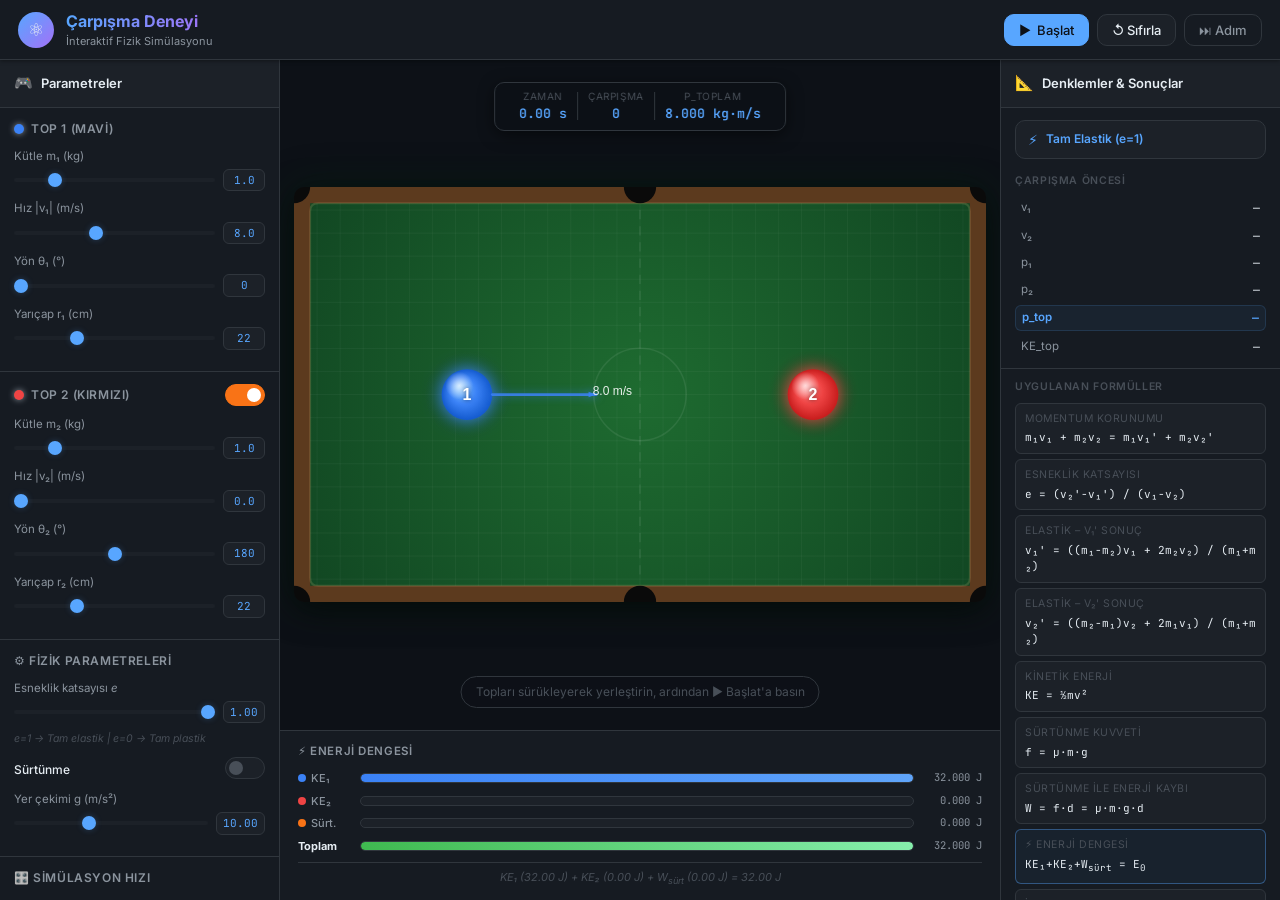
<file: Carpisma/index.html>
<!DOCTYPE html>
<html lang="tr">
<head>
  <meta charset="UTF-8" />
  <meta name="viewport" content="width=device-width, initial-scale=1.0" />
  <title>Çarpışma Deneyi – Fizik Simülasyonu</title>
  <meta name="description" content="Bilardo masası tarzı interaktif çarpışma fizik simülasyonu. Momentum, enerji korunumu ve sürtünme denklemlerini gerçek zamanlı gözlemleyin." />
  <link rel="preconnect" href="https://fonts.googleapis.com" />
  <link rel="preconnect" href="https://fonts.gstatic.com" crossorigin />
  <link href="https://fonts.googleapis.com/css2?family=Inter:wght@300;400;500;600;700&family=JetBrains+Mono:wght@400;500&display=swap" rel="stylesheet" />
  <link rel="stylesheet" href="style.css" />
</head>
<body>

  <!-- Header -->
  <header class="app-header">
    <div class="header-left">
      <div class="logo-icon">⚛</div>
      <div>
        <h1 class="app-title">Çarpışma Deneyi</h1>
        <p class="app-subtitle">İnteraktif Fizik Simülasyonu</p>
      </div>
    </div>
    <div class="header-controls">
      <button id="btn-run" class="btn btn-primary" title="Simülasyonu başlat / durdur">
        <span id="run-icon">▶</span>
        <span id="run-label">Başlat</span>
      </button>
      <button id="btn-reset" class="btn btn-secondary" title="Sıfırla">↺ Sıfırla</button>
      <button id="btn-step" class="btn btn-ghost" title="Tek adım">⏭ Adım</button>
    </div>
  </header>

  <!-- Main layout -->
  <main class="main-layout">

    <!-- Left panel: controls -->
    <aside class="panel panel-left" id="control-panel">
      <div class="panel-header">
        <span class="panel-icon">🎮</span>
        <span>Parametreler</span>
      </div>

      <!-- Ball 1 -->
      <section class="control-section">
        <div class="section-title">
          <div class="ball-dot" style="background:var(--ball1-color)"></div>
          Top 1 (Mavi)
        </div>
        <div class="control-row">
          <label for="m1">Kütle m₁ (kg)</label>
          <div class="slider-wrap">
            <input type="range" id="m1" min="0.1" max="5" step="0.1" value="1" />
            <span class="val-badge" id="m1-val">1.0</span>
          </div>
        </div>
        <div class="control-row">
          <label for="v1">Hız |v₁| (m/s)</label>
          <div class="slider-wrap">
            <input type="range" id="v1" min="0" max="20" step="0.5" value="8" />
            <span class="val-badge" id="v1-val">8.0</span>
          </div>
        </div>
        <div class="control-row">
          <label for="a1">Yön θ₁ (°)</label>
          <div class="slider-wrap">
            <input type="range" id="a1" min="0" max="360" step="1" value="0" />
            <span class="val-badge" id="a1-val">0</span>
          </div>
        </div>
        <div class="control-row">
          <label for="r1">Yarıçap r₁ (cm)</label>
          <div class="slider-wrap">
            <input type="range" id="r1" min="10" max="50" step="1" value="22" />
            <span class="val-badge" id="r1-val">22</span>
          </div>
        </div>
      </section>

      <!-- Ball 2 -->
      <section class="control-section">
        <div class="section-title">
          <div class="ball-dot" style="background:var(--ball2-color)"></div>
          Top 2 (Kırmızı)
          <label class="toggle" style="margin-left:auto" title="Top 2'yi etkinleştir/devre dışı bırak">
            <input type="checkbox" id="ball2-toggle" checked />
            <span class="toggle-track"><span class="toggle-thumb"></span></span>
          </label>
        </div>
        <div id="ball2-controls">
        <div class="control-row">
          <label for="m2">Kütle m₂ (kg)</label>
          <div class="slider-wrap">
            <input type="range" id="m2" min="0.1" max="5" step="0.1" value="1" />
            <span class="val-badge" id="m2-val">1.0</span>
          </div>
        </div>
        <div class="control-row">
          <label for="v2">Hız |v₂| (m/s)</label>
          <div class="slider-wrap">
            <input type="range" id="v2" min="0" max="20" step="0.5" value="0" />
            <span class="val-badge" id="v2-val">0.0</span>
          </div>
        </div>
        <div class="control-row">
          <label for="a2">Yön θ₂ (°)</label>
          <div class="slider-wrap">
            <input type="range" id="a2" min="0" max="360" step="1" value="180" />
            <span class="val-badge" id="a2-val">180</span>
          </div>
        </div>
        <div class="control-row">
          <label for="r2">Yarıçap r₂ (cm)</label>
          <div class="slider-wrap">
            <input type="range" id="r2" min="10" max="50" step="1" value="22" />
            <span class="val-badge" id="r2-val">22</span>
          </div>
        </div>
        </div><!-- /#ball2-controls -->
      </section>

      <!-- Physics params -->
      <section class="control-section">
        <div class="section-title">⚙️ Fizik Parametreleri</div>
        <div class="control-row">
          <label for="coeff-rest">Esneklik katsayısı <em>e</em></label>
          <div class="slider-wrap">
            <input type="range" id="coeff-rest" min="0" max="1" step="0.01" value="1" />
            <span class="val-badge" id="cr-val">1.00</span>
          </div>
        </div>
        <div class="control-row info-row">
          <span class="info-text">e=1 → Tam elastik | e=0 → Tam plastik</span>
        </div>

        <!-- Friction toggle -->
        <div class="control-row toggle-row">
          <label for="friction-toggle">Sürtünme</label>
          <label class="toggle">
            <input type="checkbox" id="friction-toggle" />
            <span class="toggle-track"><span class="toggle-thumb"></span></span>
          </label>
        </div>
        <div id="friction-controls" class="friction-hidden">
          <div class="control-row">
            <label for="mu">Sürtünme katsayısı μ</label>
            <div class="slider-wrap">
              <input type="range" id="mu" min="0.01" max="1" step="0.01" value="0.2" />
              <span class="val-badge" id="mu-val">0.20</span>
            </div>
          </div>
        </div>

        <div class="control-row">
          <label for="gravity">Yer çekimi g (m/s²)</label>
          <div class="slider-wrap">
            <input type="range" id="gravity" min="1" max="25" step="0.5" value="9.81" />
            <span class="val-badge" id="g-val">9.81</span>
          </div>
        </div>
      </section>

      <!-- Speed control -->
      <section class="control-section">
        <div class="section-title">🎛️ Simülasyon Hızı</div>
        <div class="control-row">
          <label for="sim-speed">Hız çarpanı</label>
          <div class="slider-wrap">
            <input type="range" id="sim-speed" min="0.1" max="3" step="0.1" value="1" />
            <span class="val-badge" id="speed-val">1.0×</span>
          </div>
        </div>
      </section>
    </aside>

    <!-- Center: canvas -->
    <section class="canvas-area">
      <div class="canvas-wrapper" id="canvas-wrapper">
        <canvas id="sim-canvas"></canvas>

        <!-- Overlay HUD -->
        <div class="hud" id="hud">
          <div class="hud-item">
            <span class="hud-label">Zaman</span>
            <span class="hud-val mono" id="hud-time">0.00 s</span>
          </div>
          <div class="hud-sep"></div>
          <div class="hud-item">
            <span class="hud-label">Çarpışma</span>
            <span class="hud-val mono" id="hud-coll">—</span>
          </div>
          <div class="hud-sep"></div>
          <div class="hud-item">
            <span class="hud-label">p_toplam</span>
            <span class="hud-val mono" id="hud-ptot">0.00</span>
          </div>
        </div>

        <!-- Canvas instruction overlay -->
        <div class="canvas-hint" id="canvas-hint">
          Topları sürükleyerek yerleştirin, ardından ▶ Başlat'a basın
        </div>
      </div>

      <!-- Energy bar section -->
      <div class="energy-section">
        <div class="energy-title">⚡ Enerji Dengesi</div>
        <div class="energy-bars">
          <div class="ebar-group">
            <div class="ebar-label">
              <div class="ebar-dot" style="background:var(--ball1-color)"></div>
              KE₁
            </div>
            <div class="ebar-track">
              <div class="ebar-fill e-ball1" id="ebar-ke1"></div>
            </div>
            <span class="ebar-val mono" id="eval-ke1">0.00 J</span>
          </div>
          <div class="ebar-group">
            <div class="ebar-label">
              <div class="ebar-dot" style="background:var(--ball2-color)"></div>
              KE₂
            </div>
            <div class="ebar-track">
              <div class="ebar-fill e-ball2" id="ebar-ke2"></div>
            </div>
            <span class="ebar-val mono" id="eval-ke2">0.00 J</span>
          </div>
          <div class="ebar-group">
            <div class="ebar-label">
              <div class="ebar-dot" style="background:var(--friction-color)"></div>
              Sürt.
            </div>
            <div class="ebar-track">
              <div class="ebar-fill e-friction" id="ebar-fr"></div>
            </div>
            <span class="ebar-val mono" id="eval-fr">0.00 J</span>
          </div>
          <div class="ebar-group ebar-total">
            <div class="ebar-label">Toplam</div>
            <div class="ebar-track">
              <div class="ebar-fill e-total" id="ebar-tot"></div>
            </div>
            <span class="ebar-val mono" id="eval-tot">0.00 J</span>
          </div>
        </div>
        <div class="energy-equation" id="energy-eq">
          KE₁ + KE₂ + W<sub>sürt</sub> = E<sub>toplam</sub>
        </div>
      </div>
    </section>

    <!-- Right panel: equations -->
    <aside class="panel panel-right" id="equations-panel">
      <div class="panel-header">
        <span class="panel-icon">📐</span>
        <span>Denklemler & Sonuçlar</span>
      </div>

      <!-- Collision type indicator -->
      <div class="collision-type-badge" id="coll-type-badge">
        <span class="ct-icon">⚡</span>
        <span id="ct-text">Tam Elastik (e=1)</span>
      </div>

      <!-- Pre-collision state -->
      <div class="eq-section">
        <div class="eq-section-title">Çarpışma Öncesi</div>
        <div class="eq-table">
          <div class="eq-row">
            <span class="eq-sym">v₁</span>
            <span class="eq-val mono" id="eq-v1-pre">—</span>
          </div>
          <div class="eq-row">
            <span class="eq-sym">v₂</span>
            <span class="eq-val mono" id="eq-v2-pre">—</span>
          </div>
          <div class="eq-row">
            <span class="eq-sym">p₁</span>
            <span class="eq-val mono" id="eq-p1-pre">—</span>
          </div>
          <div class="eq-row">
            <span class="eq-sym">p₂</span>
            <span class="eq-val mono" id="eq-p2-pre">—</span>
          </div>
          <div class="eq-row highlight-row">
            <span class="eq-sym">p_top</span>
            <span class="eq-val mono" id="eq-ptot-pre">—</span>
          </div>
          <div class="eq-row">
            <span class="eq-sym">KE_top</span>
            <span class="eq-val mono" id="eq-ketot-pre">—</span>
          </div>
        </div>
      </div>

      <!-- Formulas -->
      <div class="eq-section">
        <div class="eq-section-title">Uygulanan Formüller</div>
        <div class="formula-card">
          <div class="formula-name">Momentum Korunumu</div>
          <div class="formula-expr mono">m₁v₁ + m₂v₂ = m₁v₁' + m₂v₂'</div>
        </div>
        <div class="formula-card">
          <div class="formula-name">Esneklik Katsayısı</div>
          <div class="formula-expr mono">e = (v₂'−v₁') / (v₁−v₂)</div>
        </div>
        <div class="formula-card" id="fc-elastic">
          <div class="formula-name">Elastik – v₁' sonuç</div>
          <div class="formula-expr mono">v₁' = ((m₁−m₂)v₁ + 2m₂v₂) / (m₁+m₂)</div>
        </div>
        <div class="formula-card" id="fc-elastic2">
          <div class="formula-name">Elastik – v₂' sonuç</div>
          <div class="formula-expr mono">v₂' = ((m₂−m₁)v₂ + 2m₁v₁) / (m₁+m₂)</div>
        </div>
        <div class="formula-card">
          <div class="formula-name">Kinetik Enerji</div>
          <div class="formula-expr mono">KE = ½mv²</div>
        </div>
        <div class="formula-card">
          <div class="formula-name">Sürtünme Kuvveti</div>
          <div class="formula-expr mono">f = μ·m·g</div>
        </div>
        <div class="formula-card">
          <div class="formula-name">Sürtünme ile Enerji Kaybı</div>
          <div class="formula-expr mono">W = f·d = μ·m·g·d</div>
        </div>
        <div class="formula-card highlight-formula">
          <div class="formula-name">⚡ Enerji Dengesi</div>
          <div class="formula-expr mono">KE₁+KE₂+W<sub>sürt</sub> = E<sub>0</sub></div>
        </div>
        <div class="formula-card">
          <div class="formula-name">İmpuls</div>
          <div class="formula-expr mono">J = F·Δt = Δp</div>
        </div>
      </div>

      <!-- Post-collision state -->
      <div class="eq-section">
        <div class="eq-section-title">Çarpışma Sonrası</div>
        <div class="eq-table">
          <div class="eq-row">
            <span class="eq-sym">v₁'</span>
            <span class="eq-val mono" id="eq-v1-post">—</span>
          </div>
          <div class="eq-row">
            <span class="eq-sym">v₂'</span>
            <span class="eq-val mono" id="eq-v2-post">—</span>
          </div>
          <div class="eq-row">
            <span class="eq-sym">p₁'</span>
            <span class="eq-val mono" id="eq-p1-post">—</span>
          </div>
          <div class="eq-row">
            <span class="eq-sym">p₂'</span>
            <span class="eq-val mono" id="eq-p2-post">—</span>
          </div>
          <div class="eq-row highlight-row">
            <span class="eq-sym">p_top'</span>
            <span class="eq-val mono" id="eq-ptot-post">—</span>
          </div>
          <div class="eq-row">
            <span class="eq-sym">KE_top'</span>
            <span class="eq-val mono" id="eq-ketot-post">—</span>
          </div>
          <div class="eq-row energy-loss-row" id="energy-loss-row">
            <span class="eq-sym">ΔKE</span>
            <span class="eq-val mono" id="eq-delta-ke">—</span>
          </div>
          <div class="eq-row" id="impulse-row">
            <span class="eq-sym">J</span>
            <span class="eq-val mono" id="eq-impulse">—</span>
          </div>
        </div>
      </div>

      <!-- Real-time velocities -->
      <div class="eq-section">
        <div class="eq-section-title">Anlık Değerler</div>
        <div class="eq-table">
          <div class="eq-row">
            <span class="eq-sym">v₁ (şu an)</span>
            <span class="eq-val mono" id="rt-v1">—</span>
          </div>
          <div class="eq-row">
            <span class="eq-sym">v₂ (şu an)</span>
            <span class="eq-val mono" id="rt-v2">—</span>
          </div>
          <div class="eq-row">
            <span class="eq-sym">KE toplam</span>
            <span class="eq-val mono" id="rt-ketot">—</span>
          </div>
          <div class="eq-row">
            <span class="eq-sym">W sürtünme</span>
            <span class="eq-val mono" id="rt-wfric">—</span>
          </div>
        </div>
      </div>
    </aside>

  </main>

  <script src="simulation.js"></script>
</body>
</html>
</file>
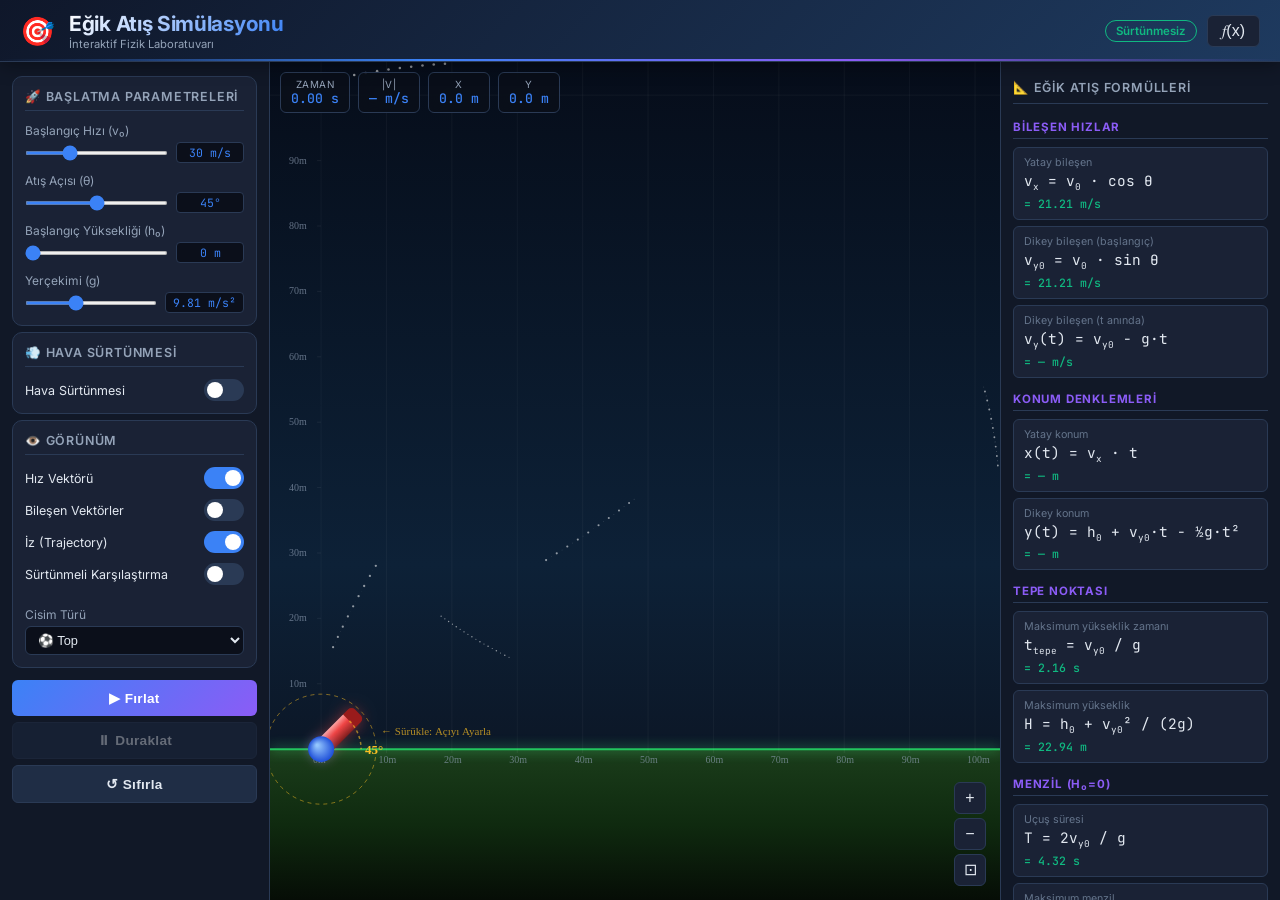
<file: egik_atis/index.html>
<!DOCTYPE html>
<html lang="tr">
<head>
  <meta charset="UTF-8" />
  <meta name="viewport" content="width=device-width, initial-scale=1.0" />
  <title>Eğik Atış Simülasyonu</title>
  <meta name="description" content="Hava sürtünmesi ve vektör gösterimi ile interaktif eğik atış simülasyonu. Fizik öğrencileri için kapsamlı eğitim aracı." />
  <link rel="preconnect" href="https://fonts.googleapis.com" />
  <link rel="preconnect" href="https://fonts.gstatic.com" crossorigin />
  <link href="https://fonts.googleapis.com/css2?family=Inter:wght@300;400;500;600;700&family=JetBrains+Mono:wght@400;500&display=swap" rel="stylesheet" />
  <link rel="stylesheet" href="style.css" />
</head>
<body>
  <div id="app">

    <!-- ── HEADER ── -->
    <header id="main-header">
      <div class="header-left">
        <div class="logo-icon">🎯</div>
        <div>
          <h1 id="app-title">Eğik Atış Simülasyonu</h1>
          <p class="subtitle">İnteraktif Fizik Laboratuvarı</p>
        </div>
      </div>
      <div class="header-right">
        <div class="badge" id="mode-badge">Sürtünmesiz</div>
        <button id="btn-formula-toggle" class="icon-btn" title="Formüller">𝑓(x)</button>
      </div>
    </header>

    <!-- ── MAIN LAYOUT ── -->
    <div id="main-layout">

      <!-- ══ LEFT PANEL – Controls ══ -->
      <aside id="left-panel">

        <section class="panel-section">
          <h2 class="section-title">🚀 Başlatma Parametreleri</h2>

          <div class="control-group">
            <label for="input-velocity">Başlangıç Hızı (v₀)</label>
            <div class="slider-row">
              <input type="range" id="input-velocity" min="1" max="100" value="30" step="1" />
              <span class="value-badge" id="val-velocity">30 m/s</span>
            </div>
          </div>

          <div class="control-group">
            <label for="input-angle">Atış Açısı (θ)</label>
            <div class="slider-row">
              <input type="range" id="input-angle" min="1" max="89" value="45" step="1" />
              <span class="value-badge" id="val-angle">45°</span>
            </div>
          </div>

          <div class="control-group">
            <label for="input-height">Başlangıç Yüksekliği (h₀)</label>
            <div class="slider-row">
              <input type="range" id="input-height" min="0" max="100" value="0" step="1" />
              <span class="value-badge" id="val-height">0 m</span>
            </div>
          </div>

          <div class="control-group">
            <label for="input-gravity">Yerçekimi (g)</label>
            <div class="slider-row">
              <input type="range" id="input-gravity" min="1" max="25" value="9.81" step="0.01" />
              <span class="value-badge" id="val-gravity">9.81 m/s²</span>
            </div>
          </div>
        </section>

        <section class="panel-section">
          <h2 class="section-title">💨 Hava Sürtünmesi</h2>

          <div class="toggle-row">
            <label class="toggle-label" for="cb-drag">Hava Sürtünmesi</label>
            <label class="switch">
              <input type="checkbox" id="cb-drag" />
              <span class="slider-toggle"></span>
            </label>
          </div>

          <div id="drag-options" class="drag-options hidden">
            <div class="control-group">
              <label for="input-mass">Kütle (m)</label>
              <div class="slider-row">
                <input type="range" id="input-mass" min="0.1" max="10" value="1" step="0.1" />
                <span class="value-badge" id="val-mass">1.0 kg</span>
              </div>
            </div>
            <div class="control-group">
              <label for="input-drag">Sürtünme Katsayısı (C_D)</label>
              <div class="slider-row">
                <input type="range" id="input-drag" min="0.01" max="1" value="0.47" step="0.01" />
                <span class="value-badge" id="val-drag">0.47</span>
              </div>
            </div>
            <div class="control-group">
              <label for="input-area">Kesit Alanı (A)</label>
              <div class="slider-row">
                <input type="range" id="input-area" min="0.001" max="0.5" value="0.02" step="0.001" />
                <span class="value-badge" id="val-area">0.020 m²</span>
              </div>
            </div>
            <p class="note">ρ(hava) = 1.225 kg/m³</p>
          </div>
        </section>

        <section class="panel-section">
          <h2 class="section-title">👁️ Görünüm</h2>
          <div class="toggle-row">
            <label class="toggle-label">Hız Vektörü</label>
            <label class="switch"><input type="checkbox" id="cb-velocity-vec" checked /><span class="slider-toggle"></span></label>
          </div>
          <div class="toggle-row">
            <label class="toggle-label">Bileşen Vektörler</label>
            <label class="switch"><input type="checkbox" id="cb-component-vec" /><span class="slider-toggle"></span></label>
          </div>
          <div class="toggle-row">
            <label class="toggle-label">İz (Trajectory)</label>
            <label class="switch"><input type="checkbox" id="cb-trail" checked /><span class="slider-toggle"></span></label>
          </div>
          <div class="toggle-row">
            <label class="toggle-label">Sürtünmeli Karşılaştırma</label>
            <label class="switch"><input type="checkbox" id="cb-compare" /><span class="slider-toggle"></span></label>
          </div>

          <div class="control-group" style="margin-top:12px;">
            <label for="input-projectile">Cisim Türü</label>
            <select id="input-projectile">
              <option value="ball">⚽ Top</option>
              <option value="cannon">💣 Gülle</option>
              <option value="arrow">🏹 Ok</option>
              <option value="rocket">🚀 Roket</option>
            </select>
          </div>
        </section>

        <div class="btn-group">
          <button id="btn-launch" class="btn-primary" title="Fırlat (Space)">▶ Fırlat</button>
          <button id="btn-pause" class="btn-secondary" title="Durdur (P)" disabled>⏸ Duraklat</button>
          <button id="btn-reset" class="btn-secondary" title="Sıfırla (R)">↺ Sıfırla</button>
        </div>

      </aside>

      <!-- ══ CANVAS AREA ══ -->
      <main id="canvas-wrapper">
        <canvas id="sim-canvas"></canvas>

        <!-- Live stats overlay -->
        <div id="stats-overlay">
          <div class="stat-item">
            <span class="stat-label">Zaman</span>
            <span class="stat-value" id="stat-time">0.00 s</span>
          </div>
          <div class="stat-item">
            <span class="stat-label">|v|</span>
            <span class="stat-value" id="stat-speed">— m/s</span>
          </div>
          <div class="stat-item">
            <span class="stat-label">x</span>
            <span class="stat-value" id="stat-x">0.0 m</span>
          </div>
          <div class="stat-item">
            <span class="stat-label">y</span>
            <span class="stat-value" id="stat-y">0.0 m</span>
          </div>
        </div>

        <!-- Results banner -->
        <div id="results-banner" class="hidden">
          <div class="result-grid">
            <div class="result-item">
              <span class="r-label">🏁 Menzil</span>
              <span class="r-value" id="res-range">—</span>
            </div>
            <div class="result-item">
              <span class="r-label">⬆ Maks. Yükseklik</span>
              <span class="r-value" id="res-height">—</span>
            </div>
            <div class="result-item">
              <span class="r-label">⏱ Uçuş Süresi</span>
              <span class="r-value" id="res-time">—</span>
            </div>
          </div>
        </div>

        <!-- Zoom controls -->
        <div id="zoom-controls">
          <button id="btn-zoom-in" class="zoom-btn" title="Yakınlaştır">+</button>
          <button id="btn-zoom-out" class="zoom-btn" title="Uzaklaştır">−</button>
          <button id="btn-zoom-fit" class="zoom-btn" title="Sığdır">⊡</button>
        </div>
      </main>

      <!-- ══ RIGHT PANEL – Formulas ══ -->
      <aside id="formula-panel">
        <h2 class="section-title formula-header">📐 Eğik Atış Formülleri</h2>

        <div class="formula-block">
          <h3 class="formula-category">Bileşen Hızlar</h3>
          <div class="formula-card">
            <div class="formula-name">Yatay bileşen</div>
            <div class="formula-expr">v<sub>x</sub> = v<sub>0</sub> · cos θ</div>
            <div class="formula-live" id="live-vx">= — m/s</div>
          </div>
          <div class="formula-card">
            <div class="formula-name">Dikey bileşen (başlangıç)</div>
            <div class="formula-expr">v<sub>y0</sub> = v<sub>0</sub> · sin θ</div>
            <div class="formula-live" id="live-vy0">= — m/s</div>
          </div>
          <div class="formula-card">
            <div class="formula-name">Dikey bileşen (t anında)</div>
            <div class="formula-expr">v<sub>y</sub>(t) = v<sub>y0</sub> − g·t</div>
            <div class="formula-live" id="live-vy">= — m/s</div>
          </div>
        </div>

        <div class="formula-block">
          <h3 class="formula-category">Konum Denklemleri</h3>
          <div class="formula-card">
            <div class="formula-name">Yatay konum</div>
            <div class="formula-expr">x(t) = v<sub>x</sub> · t</div>
            <div class="formula-live" id="live-x">= — m</div>
          </div>
          <div class="formula-card">
            <div class="formula-name">Dikey konum</div>
            <div class="formula-expr">y(t) = h<sub>0</sub> + v<sub>y0</sub>·t − ½g·t²</div>
            <div class="formula-live" id="live-y">= — m</div>
          </div>
        </div>

        <div class="formula-block">
          <h3 class="formula-category">Tepe Noktası</h3>
          <div class="formula-card">
            <div class="formula-name">Maksimum yükseklik zamanı</div>
            <div class="formula-expr">t<sub>tepe</sub> = v<sub>y0</sub> / g</div>
            <div class="formula-live" id="live-t-peak">= — s</div>
          </div>
          <div class="formula-card">
            <div class="formula-name">Maksimum yükseklik</div>
            <div class="formula-expr">H = h<sub>0</sub> + v<sub>y0</sub>² / (2g)</div>
            <div class="formula-live" id="live-h-max">= — m</div>
          </div>
        </div>

        <div class="formula-block">
          <h3 class="formula-category">Menzil (h₀=0)</h3>
          <div class="formula-card">
            <div class="formula-name">Uçuş süresi</div>
            <div class="formula-expr">T = 2v<sub>y0</sub> / g</div>
            <div class="formula-live" id="live-T">= — s</div>
          </div>
          <div class="formula-card">
            <div class="formula-name">Maksimum menzil</div>
            <div class="formula-expr">R = v<sub>0</sub>²·sin(2θ) / g</div>
            <div class="formula-live" id="live-R">= — m</div>
          </div>
        </div>

        <div class="formula-block" id="drag-formula-section">
          <h3 class="formula-category">💨 Hava Sürtünmesi</h3>
          <div class="formula-card accent-card">
            <div class="formula-name">Sürtünme kuvveti</div>
            <div class="formula-expr">F<sub>d</sub> = ½ · ρ · C<sub>D</sub> · A · v²</div>
          </div>
          <div class="formula-card accent-card">
            <div class="formula-name">x yönü ivmesi</div>
            <div class="formula-expr">a<sub>x</sub> = −(F<sub>d</sub>/m) · (v<sub>x</sub>/v)</div>
          </div>
          <div class="formula-card accent-card">
            <div class="formula-name">y yönü ivmesi</div>
            <div class="formula-expr">a<sub>y</sub> = −g − (F<sub>d</sub>/m) · (v<sub>y</sub>/v)</div>
          </div>
          <div class="formula-card accent-card">
            <div class="formula-name">Toplam hız</div>
            <div class="formula-expr">v = √(v<sub>x</sub>² + v<sub>y</sub>²)</div>
          </div>
          <div class="formula-live drag-note" id="live-fd">F<sub>d</sub> = — N</div>
        </div>

      </aside>

    </div><!-- /main-layout -->
  </div><!-- /app -->

  <script src="simulation.js"></script>
</body>
</html>
</file>
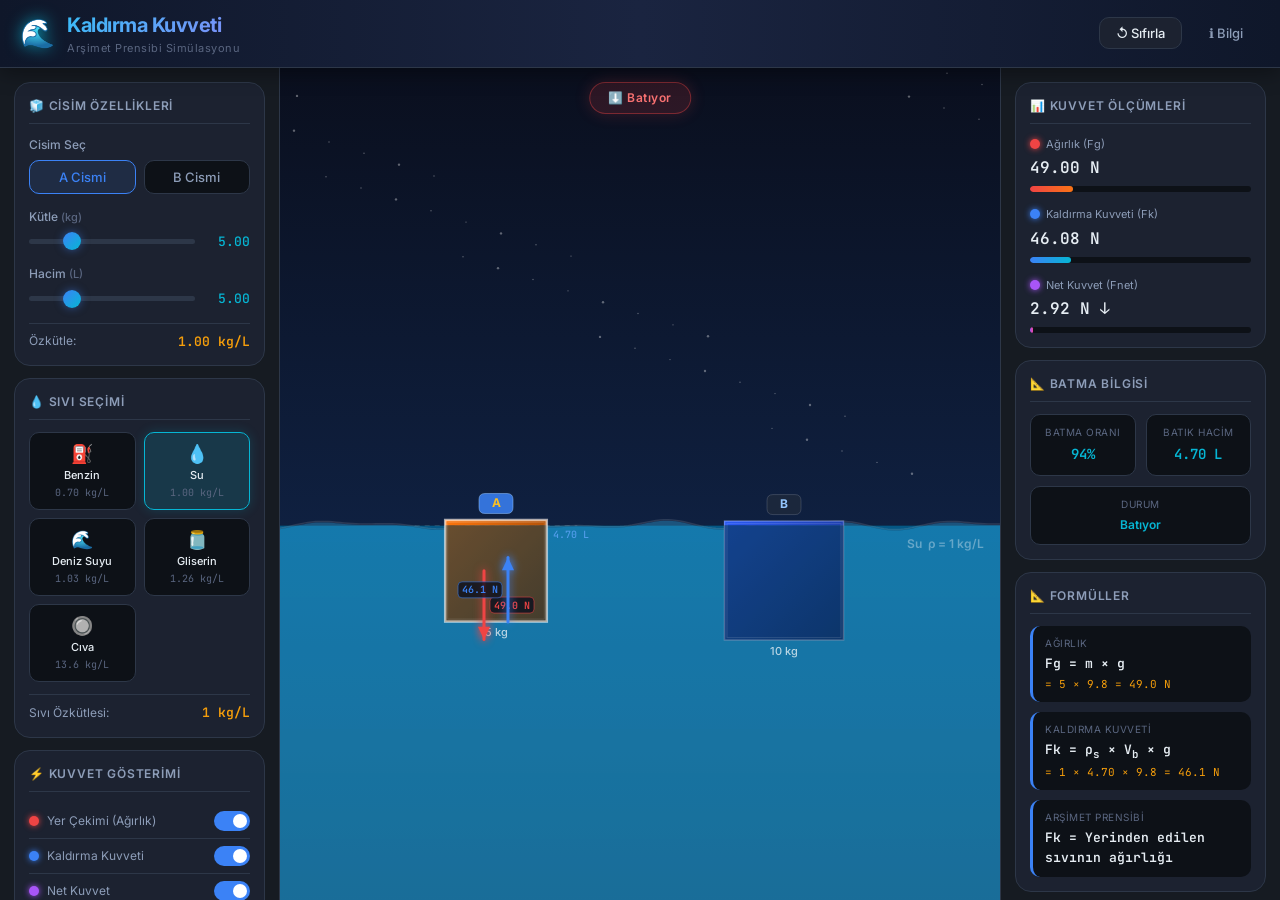
<file: kaldirma_kuvveti/index.html>
<!DOCTYPE html>
<html lang="tr">
<head>
  <meta charset="UTF-8" />
  <meta name="viewport" content="width=device-width, initial-scale=1.0" />
  <title>Kaldırma Kuvveti Simülasyonu</title>
  <meta name="description" content="İnteraktif kaldırma kuvveti (Arşimet prensibi) simülasyonu - sıvı içinde cisimlere etki eden kuvvetleri keşfedin." />
  <link rel="preconnect" href="https://fonts.googleapis.com" />
  <link href="https://fonts.googleapis.com/css2?family=Inter:wght@300;400;500;600;700&family=JetBrains+Mono:wght@400;500&display=swap" rel="stylesheet" />
  <link rel="stylesheet" href="style.css" />
</head>
<body>
  <div id="app">
    <!-- Header -->
    <header id="top-bar">
      <div id="title-area">
        <span class="title-icon">🌊</span>
        <div>
          <h1>Kaldırma Kuvveti</h1>
          <p class="subtitle">Arşimet Prensibi Simülasyonu</p>
        </div>
      </div>
      <div id="header-controls">
        <button id="reset-btn" class="btn btn-secondary">↺ Sıfırla</button>
        <button id="info-btn" class="btn btn-ghost">ℹ Bilgi</button>
      </div>
    </header>

    <!-- Main Layout -->
    <main id="main-layout">
      <!-- Left Panel: Controls -->
      <aside id="left-panel">
        <!-- Block Properties -->
        <section class="panel-card" id="block-props-card">
          <h2 class="panel-title">🧊 Cisim Özellikleri</h2>

          <div class="control-group">
            <label for="block-select">Cisim Seç</label>
            <div class="block-selector">
              <button class="block-btn active" data-block="A" id="btn-block-a">A Cismi</button>
              <button class="block-btn" data-block="B" id="btn-block-b">B Cismi</button>
            </div>
          </div>

          <div class="control-group">
            <label>Kütle <span class="unit">(kg)</span></label>
            <div class="slider-row">
              <input type="range" id="mass-slider" min="0.5" max="20" step="0.5" value="5" />
              <span class="value-display" id="mass-value">5.00</span>
            </div>
          </div>

          <div class="control-group">
            <label>Hacim <span class="unit">(L)</span></label>
            <div class="slider-row">
              <input type="range" id="volume-slider" min="0.5" max="20" step="0.5" value="5" />
              <span class="value-display" id="volume-value">5.00</span>
            </div>
          </div>

          <div class="info-row">
            <span>Özkütle:</span>
            <span class="highlight-value" id="density-display">1.00 kg/L</span>
          </div>
        </section>

        <!-- Liquid Properties -->
        <section class="panel-card" id="liquid-card">
          <h2 class="panel-title">💧 Sıvı Seçimi</h2>
          <div class="liquid-grid" id="liquid-grid">
            <button class="liquid-btn" data-liquid="gasoline" id="btn-gasoline">
              <span class="liq-icon">⛽</span>
              <span class="liq-name">Benzin</span>
              <span class="liq-density">0.70 kg/L</span>
            </button>
            <button class="liquid-btn active" data-liquid="water" id="btn-water">
              <span class="liq-icon">💧</span>
              <span class="liq-name">Su</span>
              <span class="liq-density">1.00 kg/L</span>
            </button>
            <button class="liquid-btn" data-liquid="seawater" id="btn-seawater">
              <span class="liq-icon">🌊</span>
              <span class="liq-name">Deniz Suyu</span>
              <span class="liq-density">1.03 kg/L</span>
            </button>
            <button class="liquid-btn" data-liquid="glycerin" id="btn-glycerin">
              <span class="liq-icon">🫙</span>
              <span class="liq-name">Gliserin</span>
              <span class="liq-density">1.26 kg/L</span>
            </button>
            <button class="liquid-btn" data-liquid="mercury" id="btn-mercury">
              <span class="liq-icon">🔘</span>
              <span class="liq-name">Cıva</span>
              <span class="liq-density">13.6 kg/L</span>
            </button>
          </div>
          <div class="info-row">
            <span>Sıvı Özkütlesi:</span>
            <span class="highlight-value" id="liquid-density-display">1.00 kg/L</span>
          </div>
        </section>

        <!-- Force Display Toggle -->
        <section class="panel-card" id="forces-card">
          <h2 class="panel-title">⚡ Kuvvet Gösterimi</h2>
          <label class="toggle-row" for="show-gravity">
            <span class="toggle-label">
              <span class="force-dot gravity"></span>
              Yer Çekimi (Ağırlık)
            </span>
            <input type="checkbox" id="show-gravity" checked />
            <span class="toggle-switch"></span>
          </label>
          <label class="toggle-row" for="show-buoyancy">
            <span class="toggle-label">
              <span class="force-dot buoyancy"></span>
              Kaldırma Kuvveti
            </span>
            <input type="checkbox" id="show-buoyancy" checked />
            <span class="toggle-switch"></span>
          </label>
          <label class="toggle-row" for="show-net">
            <span class="toggle-label">
              <span class="force-dot net"></span>
              Net Kuvvet
            </span>
            <input type="checkbox" id="show-net" checked />
            <span class="toggle-switch"></span>
          </label>
          <label class="toggle-row" for="show-values">
            <span class="toggle-label">
              <span class="force-dot values"></span>
              Değerleri Göster
            </span>
            <input type="checkbox" id="show-values" checked />
            <span class="toggle-switch"></span>
          </label>
        </section>
      </aside>

      <!-- Center: Simulation Canvas -->
      <div id="sim-area">
        <canvas id="sim-canvas"></canvas>
        <div id="canvas-overlay">
          <div id="status-badge" class="status-badge floating"></div>
        </div>
      </div>

      <!-- Right Panel: Measurements -->
      <aside id="right-panel">
        <!-- Force Readings -->
        <section class="panel-card" id="force-readings">
          <h2 class="panel-title">📊 Kuvvet Ölçümleri</h2>
          <div class="force-meter" id="weight-meter">
            <div class="meter-label">
              <span class="force-dot gravity"></span>
              Ağırlık (Fg)
            </div>
            <div class="meter-value" id="weight-value">0.00 N</div>
            <div class="meter-bar-wrap">
              <div class="meter-bar gravity-bar" id="weight-bar" style="width:0%"></div>
            </div>
          </div>
          <div class="force-meter" id="buoyancy-meter">
            <div class="meter-label">
              <span class="force-dot buoyancy"></span>
              Kaldırma Kuvveti (Fk)
            </div>
            <div class="meter-value" id="buoyancy-value">0.00 N</div>
            <div class="meter-bar-wrap">
              <div class="meter-bar buoyancy-bar" id="buoyancy-bar" style="width:0%"></div>
            </div>
          </div>
          <div class="force-meter" id="net-meter">
            <div class="meter-label">
              <span class="force-dot net"></span>
              Net Kuvvet (Fnet)
            </div>
            <div class="meter-value" id="net-value">0.00 N</div>
            <div class="meter-bar-wrap">
              <div class="meter-bar net-bar" id="net-bar" style="width:0%"></div>
            </div>
          </div>
        </section>

        <!-- Submersion Info -->
        <section class="panel-card" id="submersion-card">
          <h2 class="panel-title">📐 Batma Bilgisi</h2>
          <div class="info-grid">
            <div class="info-item">
              <span class="info-label">Batma Oranı</span>
              <span class="info-val" id="submersion-pct">0%</span>
            </div>
            <div class="info-item">
              <span class="info-label">Batık Hacim</span>
              <span class="info-val" id="submerged-vol">0.00 L</span>
            </div>
            <div class="info-item">
              <span class="info-label">Durum</span>
              <span class="info-val status-text" id="object-status">Havada</span>
            </div>
          </div>
        </section>

        <!-- Formula Box -->
        <section class="panel-card" id="formula-card">
          <h2 class="panel-title">📐 Formüller</h2>
          <div class="formula-list">
            <div class="formula-item">
              <div class="formula-name">Ağırlık</div>
              <div class="formula-eq">Fg = m × g</div>
              <div class="formula-calc" id="formula-fg">= 0 × 9.8</div>
            </div>
            <div class="formula-item">
              <div class="formula-name">Kaldırma Kuvveti</div>
              <div class="formula-eq">Fk = ρ<sub>s</sub> × V<sub>b</sub> × g</div>
              <div class="formula-calc" id="formula-fk">= 0 × 0 × 9.8</div>
            </div>
            <div class="formula-item">
              <div class="formula-name">Arşimet Prensibi</div>
              <div class="formula-eq">Fk = Yerinden edilen sıvının ağırlığı</div>
            </div>
          </div>
        </section>

        <!-- Archimedes Fact -->
        <section class="panel-card" id="fact-card">
          <div class="fact-content">
            <span class="fact-icon">💡</span>
            <p id="fact-text">Bir cisme etki eden kaldırma kuvveti, cismin yerinden ettiği sıvının ağırlığına eşittir.</p>
          </div>
        </section>
      </aside>
    </main>

    <!-- Info Modal -->
    <div id="info-modal" class="modal hidden">
      <div class="modal-backdrop"></div>
      <div class="modal-content">
        <button class="modal-close" id="close-modal">✕</button>
        <h2>Kaldırma Kuvveti Hakkında</h2>
        <p><strong>Arşimet Prensibi:</strong> Bir sıvı içine tamamen ya da kısmen daldırılmış bir cisme, sıvı tarafından yukarı doğru uygulanan kuvvete kaldırma kuvveti denir.</p>
        <p><strong>Formül:</strong> <code>Fk = ρ_sıvı × V_batık × g</code></p>
        <ul>
          <li><strong>ρ_sıvı:</strong> Sıvının özkütlesi (kg/L veya kg/m³)</li>
          <li><strong>V_batık:</strong> Cismin sıvı içindeki hacmi (m³)</li>
          <li><strong>g:</strong> Yerçekimi ivmesi (9.8 m/s²)</li>
        </ul>
        <p><strong>Simülasyon Kullanımı:</strong></p>
        <ul>
          <li>Bloğu sürükleyerek sıvının içine daldırın</li>
          <li>Kütle ve hacim değerlerini kaydırıcıyla ayarlayın</li>
          <li>Farklı sıvılar seçerek kaldırma kuvvetinin nasıl değiştiğini gözlemleyin</li>
        </ul>
        <button class="btn btn-primary" id="close-modal-btn">Tamam</button>
      </div>
    </div>
  </div>

  <script src="simulation.js"></script>
</body>
</html>
</file>
<file: Carpisma/style.css>
/* ===================================================
   Çarpışma Deneyi – style.css
   =================================================== */

/* ---------- Design Tokens ---------- */
:root {
  --bg-base:        #0d1117;
  --bg-surface:     #161b22;
  --bg-elevated:    #1c2128;
  --bg-hover:       #21262d;
  --border:         #30363d;
  --border-bright:  #484f58;

  --text-primary:   #e6edf3;
  --text-secondary: #8b949e;
  --text-muted:     #484f58;

  --accent:         #58a6ff;
  --accent-glow:    rgba(88,166,255,0.25);
  --accent2:        #79c0ff;

  --ball1-color:    #3b82f6;
  --ball1-glow:     rgba(59,130,246,0.5);
  --ball2-color:    #ef4444;
  --ball2-glow:     rgba(239,68,68,0.5);

  --success:        #3fb950;
  --warning:        #d29922;
  --danger:         #f85149;
  --friction-color: #f97316;

  --table-felt:     #1a5c2a;
  --table-rail:     #4a3728;

  --panel-w:        280px;
  --header-h:       60px;

  --radius-sm: 6px;
  --radius-md: 10px;
  --radius-lg: 16px;

  --shadow-sm: 0 1px 4px rgba(0,0,0,0.4);
  --shadow-md: 0 4px 16px rgba(0,0,0,0.5);
  --shadow-lg: 0 8px 32px rgba(0,0,0,0.6);

  --font-base: 'Inter', system-ui, sans-serif;
  --font-mono: 'JetBrains Mono', 'Courier New', monospace;

  --transition: 0.2s ease;
}

/* ---------- Reset ---------- */
*, *::before, *::after { box-sizing: border-box; margin: 0; padding: 0; }

html, body {
  height: 100%;
  overflow: hidden;
  font-family: var(--font-base);
  background: var(--bg-base);
  color: var(--text-primary);
  font-size: 13px;
  line-height: 1.5;
}

/* ---------- Header ---------- */
.app-header {
  position: fixed;
  top: 0; left: 0; right: 0;
  height: var(--header-h);
  background: var(--bg-surface);
  border-bottom: 1px solid var(--border);
  display: flex;
  align-items: center;
  justify-content: space-between;
  padding: 0 18px;
  z-index: 100;
  backdrop-filter: blur(12px);
  box-shadow: var(--shadow-sm);
}

.header-left {
  display: flex;
  align-items: center;
  gap: 12px;
}

.logo-icon {
  width: 36px; height: 36px;
  background: linear-gradient(135deg, var(--accent), #a371f7);
  border-radius: 50%;
  display: flex; align-items: center; justify-content: center;
  font-size: 18px;
  animation: spin-slow 12s linear infinite;
}

@keyframes spin-slow {
  from { transform: rotate(0deg); }
  to   { transform: rotate(360deg); }
}

.app-title {
  font-size: 16px;
  font-weight: 700;
  background: linear-gradient(90deg, var(--accent), #a371f7);
  -webkit-background-clip: text;
  -webkit-text-fill-color: transparent;
  background-clip: text;
}

.app-subtitle {
  font-size: 11px;
  color: var(--text-secondary);
}

.header-controls {
  display: flex;
  gap: 8px;
}

/* ---------- Buttons ---------- */
.btn {
  display: inline-flex;
  align-items: center;
  gap: 6px;
  padding: 7px 14px;
  border-radius: var(--radius-md);
  border: 1px solid transparent;
  font-family: var(--font-base);
  font-size: 13px;
  font-weight: 500;
  cursor: pointer;
  transition: var(--transition);
  white-space: nowrap;
}

.btn-primary {
  background: var(--accent);
  color: #0d1117;
  border-color: var(--accent);
}
.btn-primary:hover {
  background: var(--accent2);
  box-shadow: 0 0 12px var(--accent-glow);
  transform: translateY(-1px);
}
.btn-primary.running {
  background: var(--danger);
  border-color: var(--danger);
  box-shadow: 0 0 12px rgba(248,81,73,0.4);
}

.btn-secondary {
  background: var(--bg-elevated);
  color: var(--text-primary);
  border-color: var(--border);
}
.btn-secondary:hover {
  background: var(--bg-hover);
  border-color: var(--border-bright);
}

.btn-ghost {
  background: transparent;
  color: var(--text-secondary);
  border-color: var(--border);
}
.btn-ghost:hover {
  background: var(--bg-elevated);
  color: var(--text-primary);
}

/* ---------- Main Layout ---------- */
.main-layout {
  display: flex;
  height: calc(100vh - var(--header-h));
  margin-top: var(--header-h);
  overflow: hidden;
}

/* ---------- Panels ---------- */
.panel {
  width: var(--panel-w);
  min-width: var(--panel-w);
  background: var(--bg-surface);
  border-color: var(--border);
  display: flex;
  flex-direction: column;
  overflow-y: auto;
  scrollbar-width: thin;
  scrollbar-color: var(--border-bright) transparent;
}

.panel-left { border-right: 1px solid var(--border); }
.panel-right { border-left: 1px solid var(--border); }

.panel::-webkit-scrollbar { width: 5px; }
.panel::-webkit-scrollbar-thumb { background: var(--border-bright); border-radius: 3px; }

.panel-header {
  display: flex;
  align-items: center;
  gap: 8px;
  padding: 12px 14px;
  font-weight: 600;
  font-size: 13px;
  color: var(--text-primary);
  background: var(--bg-elevated);
  border-bottom: 1px solid var(--border);
  position: sticky;
  top: 0;
  z-index: 10;
}

.panel-icon { font-size: 15px; }

/* ---------- Control Sections ---------- */
.control-section {
  padding: 12px 14px;
  border-bottom: 1px solid var(--border);
}

.section-title {
  display: flex;
  align-items: center;
  gap: 7px;
  font-weight: 600;
  font-size: 12px;
  text-transform: uppercase;
  letter-spacing: 0.05em;
  color: var(--text-secondary);
  margin-bottom: 10px;
}

.ball-dot {
  width: 10px; height: 10px;
  border-radius: 50%;
  box-shadow: 0 0 6px currentColor;
}

/* ---------- Sliders ---------- */
.control-row {
  margin-bottom: 9px;
}

.control-row label {
  display: block;
  font-size: 11.5px;
  color: var(--text-secondary);
  margin-bottom: 4px;
}

.slider-wrap {
  display: flex;
  align-items: center;
  gap: 8px;
}

input[type="range"] {
  flex: 1;
  -webkit-appearance: none;
  height: 4px;
  border-radius: 99px;
  background: var(--bg-elevated);
  outline: none;
  cursor: pointer;
  transition: var(--transition);
}

input[type="range"]::-webkit-slider-thumb {
  -webkit-appearance: none;
  width: 14px; height: 14px;
  border-radius: 50%;
  background: var(--accent);
  box-shadow: 0 0 6px var(--accent-glow);
  cursor: pointer;
  transition: var(--transition);
}

input[type="range"]:hover::-webkit-slider-thumb {
  transform: scale(1.2);
  box-shadow: 0 0 10px var(--accent-glow);
}

.val-badge {
  font-family: var(--font-mono);
  font-size: 11px;
  background: var(--bg-elevated);
  border: 1px solid var(--border);
  border-radius: var(--radius-sm);
  padding: 2px 6px;
  min-width: 42px;
  text-align: center;
  color: var(--accent);
}

.info-row { margin-top: -4px; }
.info-text {
  font-size: 10.5px;
  color: var(--text-muted);
  font-style: italic;
}

/* ---------- Toggle ---------- */
.toggle-row {
  display: flex;
  align-items: center;
  justify-content: space-between;
  margin-bottom: 8px;
}

.toggle-row label:first-child {
  margin-bottom: 0;
  font-size: 12px;
  color: var(--text-primary);
  font-weight: 500;
}

.toggle {
  position: relative;
  display: inline-block;
  cursor: pointer;
}

.toggle input { display: none; }

.toggle-track {
  display: block;
  width: 40px; height: 22px;
  background: var(--bg-elevated);
  border: 1px solid var(--border);
  border-radius: 99px;
  transition: var(--transition);
  position: relative;
}

.toggle-thumb {
  position: absolute;
  top: 3px; left: 3px;
  width: 14px; height: 14px;
  background: var(--text-muted);
  border-radius: 50%;
  transition: var(--transition);
}

.toggle input:checked ~ .toggle-track {
  background: var(--friction-color);
  border-color: var(--friction-color);
}

.toggle input:checked ~ .toggle-track .toggle-thumb {
  left: 21px;
  background: #fff;
}

.friction-hidden { display: none; }
.friction-visible { display: block; }

/* ---------- Canvas Area ---------- */
.canvas-area {
  flex: 1;
  display: flex;
  flex-direction: column;
  background: var(--bg-base);
  overflow: hidden;
  min-width: 0;
}

.canvas-wrapper {
  position: relative;
  flex: 1;
  display: flex;
  align-items: center;
  justify-content: center;
  overflow: hidden;
  padding: 14px;
}

#sim-canvas {
  border-radius: var(--radius-md);
  cursor: grab;
  box-shadow: var(--shadow-lg), 0 0 40px rgba(0,50,20,0.4);
  display: block;
  max-width: 100%;
  max-height: 100%;
}

#sim-canvas:active { cursor: grabbing; }

/* ---------- HUD ---------- */
.hud {
  position: absolute;
  top: 22px; left: 50%;
  transform: translateX(-50%);
  display: flex;
  align-items: center;
  gap: 0;
  background: rgba(13,17,23,0.85);
  border: 1px solid var(--border);
  border-radius: var(--radius-md);
  padding: 6px 14px;
  backdrop-filter: blur(12px);
  box-shadow: var(--shadow-md);
  pointer-events: none;
}

.hud-item { display: flex; flex-direction: column; align-items: center; padding: 0 10px; }
.hud-label { font-size: 10px; color: var(--text-muted); text-transform: uppercase; letter-spacing: 0.06em; }
.hud-val { font-size: 13px; color: var(--accent); font-weight: 600; }
.hud-sep { width: 1px; height: 28px; background: var(--border); }
.mono { font-family: var(--font-mono); }

/* ---------- Collision Banner ---------- */
.collision-banner {
  position: absolute;
  top: 50%; left: 50%;
  transform: translate(-50%, -50%) scale(0);
  background: linear-gradient(135deg, #f85149, #d29922);
  color: #fff;
  font-size: 22px;
  font-weight: 800;
  padding: 12px 28px;
  border-radius: var(--radius-lg);
  box-shadow: 0 0 40px rgba(248,81,73,0.6);
  pointer-events: none;
  opacity: 0;
  transition: all 0.15s ease;
  z-index: 20;
  letter-spacing: 1px;
}

.collision-banner.active {
  opacity: 1;
  transform: translate(-50%, -50%) scale(1);
}

/* ---------- Canvas Hint ---------- */
.canvas-hint {
  position: absolute;
  bottom: 22px; left: 50%;
  transform: translateX(-50%);
  font-size: 12px;
  color: var(--text-muted);
  background: rgba(13,17,23,0.7);
  padding: 6px 14px;
  border-radius: 99px;
  border: 1px solid var(--border);
  pointer-events: none;
  text-align: center;
  transition: opacity 0.4s;
}

.canvas-hint.hidden { opacity: 0; }

/* ---------- Energy Section ---------- */
.energy-section {
  background: var(--bg-surface);
  border-top: 1px solid var(--border);
  padding: 12px 18px;
  min-height: 110px;
}

.energy-title {
  font-size: 11.5px;
  font-weight: 600;
  color: var(--text-secondary);
  text-transform: uppercase;
  letter-spacing: 0.05em;
  margin-bottom: 10px;
}

.energy-bars {
  display: flex;
  flex-direction: column;
  gap: 6px;
}

.ebar-group {
  display: flex;
  align-items: center;
  gap: 8px;
}

.ebar-label {
  display: flex;
  align-items: center;
  gap: 5px;
  width: 54px;
  font-size: 11px;
  color: var(--text-secondary);
  font-weight: 500;
  flex-shrink: 0;
}

.ebar-dot {
  width: 8px; height: 8px;
  border-radius: 50%;
}

.ebar-track {
  flex: 1;
  height: 10px;
  background: var(--bg-elevated);
  border-radius: 99px;
  overflow: hidden;
  border: 1px solid var(--border);
}

.ebar-fill {
  height: 100%;
  border-radius: 99px;
  width: 0%;
  transition: width 0.15s ease;
}

.e-ball1  { background: linear-gradient(90deg, var(--ball1-color), #60a5fa); }
.e-ball2  { background: linear-gradient(90deg, var(--ball2-color), #f87171); }
.e-friction { background: linear-gradient(90deg, var(--friction-color), #fbbf24); }
.e-total  { background: linear-gradient(90deg, var(--success), #86efac); }

.ebar-val {
  font-size: 10.5px;
  width: 60px;
  text-align: right;
  color: var(--text-secondary);
  flex-shrink: 0;
}

.ebar-total .ebar-label { color: var(--text-primary); font-weight: 700; }

.energy-equation {
  margin-top: 8px;
  font-size: 11px;
  color: var(--text-muted);
  text-align: center;
  font-style: italic;
  border-top: 1px solid var(--border);
  padding-top: 6px;
}

/* ---------- Equations Panel ---------- */
.collision-type-badge {
  display: flex;
  align-items: center;
  gap: 8px;
  margin: 12px 14px 4px;
  padding: 8px 12px;
  background: var(--bg-elevated);
  border: 1px solid var(--border);
  border-radius: var(--radius-md);
  font-size: 12px;
  font-weight: 600;
  color: var(--accent);
}

.ct-icon { font-size: 14px; }

.eq-section {
  padding: 10px 14px;
  border-bottom: 1px solid var(--border);
}

.eq-section-title {
  font-size: 10.5px;
  font-weight: 600;
  text-transform: uppercase;
  letter-spacing: 0.06em;
  color: var(--text-muted);
  margin-bottom: 8px;
}

.eq-table { display: flex; flex-direction: column; gap: 4px; }

.eq-row {
  display: flex;
  justify-content: space-between;
  align-items: center;
  padding: 3px 6px;
  border-radius: var(--radius-sm);
  transition: background var(--transition);
}
.eq-row:hover { background: var(--bg-elevated); }

.eq-sym {
  font-size: 11.5px;
  color: var(--text-secondary);
  min-width: 60px;
}

.eq-val {
  font-size: 11.5px;
  color: var(--text-primary);
  text-align: right;
}

.highlight-row {
  background: rgba(88,166,255,0.06);
  border: 1px solid rgba(88,166,255,0.15);
}

.highlight-row .eq-sym { color: var(--accent); font-weight: 600; }
.highlight-row .eq-val { color: var(--accent); font-weight: 600; }

.energy-loss-row .eq-sym { color: var(--friction-color); }
.energy-loss-row .eq-val { color: var(--friction-color); }

/* ---------- Formula Cards ---------- */
.formula-card {
  background: var(--bg-elevated);
  border: 1px solid var(--border);
  border-radius: var(--radius-sm);
  padding: 7px 9px;
  margin-bottom: 5px;
  transition: border-color var(--transition), box-shadow var(--transition);
}

.formula-card:hover {
  border-color: var(--border-bright);
  box-shadow: var(--shadow-sm);
}

.formula-card.highlight-formula {
  border-color: rgba(88,166,255,0.4);
  background: rgba(88,166,255,0.05);
}

.formula-name {
  font-size: 10.5px;
  color: var(--text-muted);
  margin-bottom: 3px;
  text-transform: uppercase;
  letter-spacing: 0.05em;
}

.formula-expr {
  font-size: 11px;
  color: var(--text-primary);
  word-break: break-all;
}

/* ---------- Transitions & Animations ---------- */
@keyframes pulse-glow {
  0%, 100% { box-shadow: 0 0 8px var(--accent-glow); }
  50% { box-shadow: 0 0 20px var(--accent-glow); }
}

.btn-primary:not(.running) { animation: pulse-glow 2.5s ease-in-out infinite; }

@keyframes fadeIn {
  from { opacity: 0; transform: translateY(8px); }
  to   { opacity: 1; transform: translateY(0); }
}

.panel { animation: fadeIn 0.4s ease; }

/* ---------- Scrollbar Global ---------- */
::-webkit-scrollbar { width: 5px; height: 5px; }
::-webkit-scrollbar-track { background: transparent; }
::-webkit-scrollbar-thumb { background: var(--border-bright); border-radius: 3px; }
</file>
<file: egik_atis/style.css>
/* ═══════════════════════════════════════════════
   Eğik Atış Simülasyonu – style.css
   ═══════════════════════════════════════════════ */

/* ── Reset & Base ── */
*, *::before, *::after { box-sizing: border-box; margin: 0; padding: 0; }

:root {
  --bg-base:      #0b0f1a;
  --bg-panel:     #111827;
  --bg-card:      #1a2235;
  --bg-card-alt:  #1f2d45;
  --border:       #2a3a55;
  --border-glow:  #3b82f6;

  --accent:       #3b82f6;
  --accent-2:     #8b5cf6;
  --accent-3:     #10b981;
  --accent-warn:  #f59e0b;
  --accent-drag:  #ef4444;

  --text-primary: #e2e8f0;
  --text-muted:   #94a3b8;
  --text-dim:     #64748b;

  --hdr-h: 62px;
  --panel-w: 270px;
  --formula-w: 280px;
  --radius: 10px;
  --radius-sm: 6px;
  --transition: 0.2s ease;
}

html, body { height: 100%; width: 100%; overflow: hidden; background: var(--bg-base); color: var(--text-primary); font-family: 'Inter', sans-serif; }

/* ── App Wrapper ── */
#app { display: flex; flex-direction: column; height: 100vh; width: 100vw; overflow: hidden; }

/* ══ HEADER ══ */
#main-header {
  height: var(--hdr-h);
  background: linear-gradient(135deg, #0f172a 0%, #1e3a5f 100%);
  border-bottom: 1px solid var(--border);
  display: flex; align-items: center; justify-content: space-between;
  padding: 0 20px;
  flex-shrink: 0;
  box-shadow: 0 2px 20px #0006;
  position: relative;
  z-index: 10;
}
#main-header::after {
  content: '';
  position: absolute; bottom: 0; left: 0; right: 0;
  height: 2px;
  background: linear-gradient(90deg, transparent, var(--accent), var(--accent-2), transparent);
}
.header-left { display: flex; align-items: center; gap: 14px; }
.logo-icon { font-size: 28px; line-height: 1; }
#app-title { font-size: 1.3rem; font-weight: 700; letter-spacing: -0.3px; background: linear-gradient(135deg, #fff, var(--accent)); -webkit-background-clip: text; -webkit-text-fill-color: transparent; }
.subtitle { font-size: 0.7rem; color: var(--text-muted); margin-top: 1px; }
.header-right { display: flex; align-items: center; gap: 10px; }
.badge {
  background: linear-gradient(135deg, var(--accent-3)33, var(--accent-3)22);
  border: 1px solid var(--accent-3);
  color: var(--accent-3);
  padding: 3px 10px; border-radius: 20px; font-size: 0.72rem; font-weight: 600;
}
.icon-btn {
  background: var(--bg-card); border: 1px solid var(--border);
  color: var(--text-primary); padding: 6px 14px; border-radius: var(--radius-sm);
  cursor: pointer; font-size: 1rem; transition: var(--transition);
}
.icon-btn:hover { background: var(--bg-card-alt); border-color: var(--accent); color: var(--accent); }

/* ══ LAYOUT ══ */
#main-layout {
  display: flex;
  flex: 1;
  overflow: hidden;
  min-height: 0;
}

/* ══ LEFT PANEL ══ */
#left-panel {
  width: var(--panel-w);
  background: var(--bg-panel);
  border-right: 1px solid var(--border);
  overflow-y: auto;
  padding: 14px 12px 20px;
  display: flex; flex-direction: column; gap: 6px;
  flex-shrink: 0;
}
#left-panel::-webkit-scrollbar { width: 4px; }
#left-panel::-webkit-scrollbar-track { background: transparent; }
#left-panel::-webkit-scrollbar-thumb { background: var(--border); border-radius: 4px; }

.panel-section {
  background: var(--bg-card);
  border: 1px solid var(--border);
  border-radius: var(--radius);
  padding: 12px;
  display: flex; flex-direction: column; gap: 10px;
}

.section-title {
  font-size: 0.78rem; font-weight: 600; text-transform: uppercase;
  letter-spacing: 0.8px; color: var(--text-muted);
  padding-bottom: 6px;
  border-bottom: 1px solid var(--border);
  margin-bottom: 2px;
}

.control-group { display: flex; flex-direction: column; gap: 4px; }
.control-group label { font-size: 0.75rem; color: var(--text-muted); }

.slider-row { display: flex; align-items: center; gap: 8px; }
.slider-row input[type=range] { flex: 1; accent-color: var(--accent); height: 4px; cursor: pointer; }

.value-badge {
  background: var(--bg-base); border: 1px solid var(--border);
  color: var(--accent); padding: 2px 7px; border-radius: 4px;
  font-size: 0.72rem; font-family: 'JetBrains Mono', monospace;
  white-space: nowrap; min-width: 68px; text-align: center;
}

select {
  width: 100%; background: var(--bg-base); border: 1px solid var(--border);
  color: var(--text-primary); padding: 5px 8px; border-radius: var(--radius-sm);
  font-size: 0.8rem; cursor: pointer; transition: var(--transition);
}
select:hover { border-color: var(--accent); }

/* Toggle switch */
.toggle-row { display: flex; justify-content: space-between; align-items: center; }
.toggle-label { font-size: 0.78rem; color: var(--text-primary); }
.switch { position: relative; width: 40px; height: 22px; flex-shrink: 0; }
.switch input { opacity: 0; width: 0; height: 0; }
.slider-toggle {
  position: absolute; inset: 0; cursor: pointer;
  background: var(--border); border-radius: 22px;
  transition: var(--transition);
}
.slider-toggle::before {
  content: ""; position: absolute; height: 16px; width: 16px;
  left: 3px; bottom: 3px; background: white; border-radius: 50%;
  transition: var(--transition);
}
.switch input:checked + .slider-toggle { background: var(--accent); }
.switch input:checked + .slider-toggle::before { transform: translateX(18px); }

/* Drag options */
.drag-options { display: flex; flex-direction: column; gap: 8px; }
.drag-options.hidden { display: none; }
.note { font-size: 0.68rem; color: var(--text-dim); text-align: center; }

/* Buttons */
.btn-group { display: flex; flex-direction: column; gap: 6px; margin-top: 6px; }
.btn-primary, .btn-secondary {
  width: 100%; padding: 10px; border-radius: var(--radius-sm);
  font-size: 0.85rem; font-weight: 600; cursor: pointer;
  border: none; transition: var(--transition); letter-spacing: 0.3px;
}
.btn-primary {
  background: linear-gradient(135deg, var(--accent), var(--accent-2));
  color: white; box-shadow: 0 4px 15px var(--accent)44;
}
.btn-primary:hover { opacity: 0.88; transform: translateY(-1px); box-shadow: 0 6px 20px var(--accent)55; }
.btn-primary:active { transform: translateY(0); }
.btn-secondary {
  background: var(--bg-card-alt); color: var(--text-primary);
  border: 1px solid var(--border);
}
.btn-secondary:hover:not(:disabled) { background: var(--bg-card); border-color: var(--accent); color: var(--accent); }
.btn-secondary:disabled { opacity: 0.4; cursor: not-allowed; }

/* ══ CANVAS WRAPPER ══ */
#canvas-wrapper {
  flex: 1;
  position: relative;
  overflow: hidden;
  background: radial-gradient(ellipse at 50% 100%, #0d2137 0%, #0b0f1a 70%);
}
#sim-canvas {
  display: block; width: 100%; height: 100%;
  cursor: grab;
  user-select: none;
  -webkit-user-select: none;
  touch-action: none;
}

/* Stats overlay */
#stats-overlay {
  position: absolute; top: 10px; left: 10px;
  display: flex; gap: 8px; flex-wrap: wrap;
}
.stat-item {
  background: #0b0f1acc; border: 1px solid var(--border);
  backdrop-filter: blur(8px);
  border-radius: var(--radius-sm);
  padding: 5px 10px; display: flex; flex-direction: column; align-items: center;
}
.stat-label { font-size: 0.62rem; color: var(--text-muted); text-transform: uppercase; letter-spacing: 0.6px; }
.stat-value { font-size: 0.82rem; font-family: 'JetBrains Mono', monospace; color: var(--accent); font-weight: 500; }

/* Results banner */
#results-banner {
  position: absolute; bottom: 14px; left: 50%; transform: translateX(-50%);
  background: linear-gradient(135deg, #0d2137ee, #111827ee);
  border: 1px solid var(--accent);
  backdrop-filter: blur(12px);
  border-radius: var(--radius); padding: 12px 20px;
  box-shadow: 0 8px 32px #0008, 0 0 0 1px var(--accent)33;
  animation: slideUp 0.4s ease;
}
#results-banner.hidden { display: none; }
@keyframes slideUp { from { opacity: 0; transform: translateX(-50%) translateY(20px); } }
.result-grid { display: flex; gap: 24px; }
.result-item { display: flex; flex-direction: column; align-items: center; gap: 2px; }
.r-label { font-size: 0.68rem; color: var(--text-muted); }
.r-value { font-size: 1rem; font-weight: 700; font-family: 'JetBrains Mono', monospace; color: var(--accent-3); }

/* Zoom controls */
#zoom-controls {
  position: absolute; bottom: 14px; right: 14px;
  display: flex; flex-direction: column; gap: 4px;
}
.zoom-btn {
  width: 32px; height: 32px; background: var(--bg-card); border: 1px solid var(--border);
  color: var(--text-primary); border-radius: var(--radius-sm); cursor: pointer;
  font-size: 1rem; line-height: 1; transition: var(--transition); display: flex; align-items: center; justify-content: center;
}
.zoom-btn:hover { background: var(--bg-card-alt); border-color: var(--accent); color: var(--accent); }

/* ══ FORMULA PANEL ══ */
#formula-panel {
  width: var(--formula-w);
  background: var(--bg-panel);
  border-left: 1px solid var(--border);
  overflow-y: auto;
  padding: 14px 12px 20px;
  display: flex; flex-direction: column; gap: 10px;
  flex-shrink: 0;
}
#formula-panel::-webkit-scrollbar { width: 4px; }
#formula-panel::-webkit-scrollbar-track { background: transparent; }
#formula-panel::-webkit-scrollbar-thumb { background: var(--border); border-radius: 4px; }
#formula-panel.hidden { display: none; }

.formula-header { position: sticky; top: 0; background: var(--bg-panel); padding: 4px 0 8px; z-index: 2; }

.formula-block { display: flex; flex-direction: column; gap: 6px; }
.formula-category {
  font-size: 0.72rem; font-weight: 700; text-transform: uppercase;
  letter-spacing: 0.8px; color: var(--accent-2);
  padding: 4px 0; border-bottom: 1px solid var(--border); margin-bottom: 2px;
}

.formula-card {
  background: var(--bg-card); border: 1px solid var(--border);
  border-radius: var(--radius-sm); padding: 8px 10px;
  transition: var(--transition);
}
.formula-card:hover { border-color: var(--accent); background: var(--bg-card-alt); }
.formula-name { font-size: 0.67rem; color: var(--text-dim); margin-bottom: 2px; }
.formula-expr {
  font-size: 0.9rem; color: var(--text-primary);
  font-family: 'JetBrains Mono', monospace;
}
.formula-expr sub { font-size: 0.65em; }
.formula-live {
  font-size: 0.72rem; color: var(--accent-3);
  font-family: 'JetBrains Mono', monospace;
  margin-top: 3px; font-weight: 500;
}

.accent-card { border-color: var(--accent-drag)55; background: #1a0f0f; }
.accent-card:hover { border-color: var(--accent-drag); }
.accent-card .formula-expr { color: #fca5a5; }
.drag-note { color: var(--accent-drag); text-align: center; font-size: 0.8rem; margin-top: 2px; }

/* ── Utilities ── */
.hidden { display: none !important; }
</file>
<file: kaldirma_kuvveti/style.css>
/* ===== DESIGN TOKENS ===== */
:root {
  --bg-dark: #0d1117;
  --bg-panel: #161b22;
  --bg-card: #1c2230;
  --bg-card-hover: #212840;
  --border: #2d3748;
  --border-light: #394563;

  --text-primary: #e6edf3;
  --text-secondary: #8d9db8;
  --text-muted: #5a6680;

  --accent-blue: #3b82f6;
  --accent-cyan: #06b6d4;
  --accent-teal: #14b8a6;
  --accent-purple: #8b5cf6;
  --accent-amber: #f59e0b;
  --accent-rose: #f43f5e;
  --accent-green: #22c55e;

  --gravity-color: #ef4444;
  --buoyancy-color: #3b82f6;
  --net-color: #a855f7;
  --values-color: #f59e0b;

  --water-color-top: rgba(14, 165, 233, 0.6);
  --water-color-bot: rgba(7, 89, 133, 0.9);

  --radius-sm: 6px;
  --radius-md: 10px;
  --radius-lg: 16px;
  --radius-xl: 22px;

  --shadow-sm: 0 2px 8px rgba(0,0,0,.3);
  --shadow-md: 0 4px 20px rgba(0,0,0,.4);
  --shadow-lg: 0 8px 40px rgba(0,0,0,.5);

  --transition: 0.2s ease;
}

/* ===== RESET & BASE ===== */
*, *::before, *::after { box-sizing: border-box; margin: 0; padding: 0; }
html, body { height: 100%; overflow: hidden; }
body {
  font-family: 'Inter', sans-serif;
  background: var(--bg-dark);
  color: var(--text-primary);
  font-size: 14px;
  line-height: 1.5;
}

/* ===== APP SHELL ===== */
#app {
  display: flex;
  flex-direction: column;
  height: 100vh;
  overflow: hidden;
}

/* ===== TOP BAR ===== */
#top-bar {
  display: flex;
  align-items: center;
  justify-content: space-between;
  padding: 10px 20px;
  background: linear-gradient(90deg, #0f172a 0%, #1a2440 50%, #0f172a 100%);
  border-bottom: 1px solid var(--border);
  box-shadow: var(--shadow-md);
  z-index: 10;
  flex-shrink: 0;
}

#title-area {
  display: flex;
  align-items: center;
  gap: 12px;
}

.title-icon {
  font-size: 28px;
  filter: drop-shadow(0 0 8px rgba(6, 182, 212, 0.7));
  animation: float 3s ease-in-out infinite;
}

@keyframes float {
  0%, 100% { transform: translateY(0); }
  50% { transform: translateY(-4px); }
}

h1 {
  font-size: 20px;
  font-weight: 700;
  background: linear-gradient(135deg, #38bdf8, #818cf8);
  -webkit-background-clip: text;
  -webkit-text-fill-color: transparent;
  background-clip: text;
  letter-spacing: -0.5px;
}

.subtitle {
  font-size: 11px;
  color: var(--text-muted);
  font-weight: 400;
  letter-spacing: 0.5px;
}

#header-controls {
  display: flex;
  gap: 10px;
}

/* ===== BUTTONS ===== */
.btn {
  display: inline-flex;
  align-items: center;
  gap: 6px;
  padding: 7px 16px;
  border-radius: var(--radius-md);
  border: none;
  cursor: pointer;
  font-family: inherit;
  font-size: 13px;
  font-weight: 500;
  transition: all var(--transition);
}

.btn-primary {
  background: linear-gradient(135deg, var(--accent-blue), var(--accent-purple));
  color: #fff;
  box-shadow: 0 0 16px rgba(59,130,246,.35);
}
.btn-primary:hover { transform: translateY(-1px); box-shadow: 0 0 24px rgba(59,130,246,.55); }

.btn-secondary {
  background: var(--bg-card);
  color: var(--text-primary);
  border: 1px solid var(--border);
}
.btn-secondary:hover { background: var(--bg-card-hover); border-color: var(--accent-blue); }

.btn-ghost {
  background: transparent;
  color: var(--text-secondary);
  border: 1px solid transparent;
}
.btn-ghost:hover { color: var(--text-primary); border-color: var(--border); background: var(--bg-card); }

/* ===== MAIN LAYOUT ===== */
#main-layout {
  display: grid;
  grid-template-columns: 280px 1fr 280px;
  flex: 1;
  overflow: hidden;
  gap: 0;
}

/* ===== PANELS ===== */
#left-panel, #right-panel {
  background: var(--bg-panel);
  overflow-y: auto;
  padding: 14px;
  display: flex;
  flex-direction: column;
  gap: 12px;
  border-right: 1px solid var(--border);
  scrollbar-width: thin;
  scrollbar-color: var(--border) transparent;
}
#right-panel { border-right: none; border-left: 1px solid var(--border); }

.panel-card {
  background: var(--bg-card);
  border: 1px solid var(--border);
  border-radius: var(--radius-lg);
  padding: 14px;
  transition: border-color var(--transition);
}
.panel-card:hover { border-color: var(--border-light); }

.panel-title {
  font-size: 12px;
  font-weight: 600;
  color: var(--text-secondary);
  text-transform: uppercase;
  letter-spacing: 0.8px;
  margin-bottom: 12px;
  padding-bottom: 8px;
  border-bottom: 1px solid var(--border);
}

/* ===== CONTROL GROUPS ===== */
.control-group {
  margin-bottom: 14px;
}

.control-group label {
  display: block;
  font-size: 12px;
  color: var(--text-secondary);
  margin-bottom: 6px;
  font-weight: 500;
}

.unit { color: var(--text-muted); font-size: 11px; }

.slider-row {
  display: flex;
  align-items: center;
  gap: 10px;
}

input[type="range"] {
  flex: 1;
  -webkit-appearance: none;
  appearance: none;
  height: 5px;
  border-radius: 3px;
  background: var(--border);
  outline: none;
  cursor: pointer;
}

input[type="range"]::-webkit-slider-thumb {
  -webkit-appearance: none;
  appearance: none;
  width: 18px;
  height: 18px;
  border-radius: 50%;
  background: linear-gradient(135deg, var(--accent-blue), var(--accent-cyan));
  cursor: pointer;
  box-shadow: 0 0 8px rgba(59,130,246,.5);
  transition: box-shadow var(--transition);
}

input[type="range"]::-webkit-slider-thumb:hover {
  box-shadow: 0 0 14px rgba(59,130,246,.8);
}

.value-display {
  min-width: 45px;
  text-align: right;
  font-family: 'JetBrains Mono', monospace;
  font-size: 13px;
  color: var(--accent-cyan);
  font-weight: 500;
}

.info-row {
  display: flex;
  justify-content: space-between;
  align-items: center;
  font-size: 12px;
  color: var(--text-secondary);
  padding-top: 8px;
  border-top: 1px solid var(--border);
  margin-top: 4px;
}

.highlight-value {
  font-family: 'JetBrains Mono', monospace;
  font-size: 13px;
  color: var(--accent-amber);
  font-weight: 600;
}

/* ===== BLOCK SELECTOR ===== */
.block-selector {
  display: flex;
  gap: 8px;
}

.block-btn {
  flex: 1;
  padding: 8px;
  border-radius: var(--radius-md);
  border: 1px solid var(--border);
  background: var(--bg-dark);
  color: var(--text-secondary);
  cursor: pointer;
  font-family: inherit;
  font-size: 13px;
  font-weight: 500;
  transition: all var(--transition);
}

.block-btn.active,
.block-btn:hover {
  border-color: var(--accent-blue);
  color: var(--accent-blue);
  background: rgba(59,130,246,.1);
}

/* ===== LIQUID GRID ===== */
.liquid-grid {
  display: grid;
  grid-template-columns: 1fr 1fr;
  gap: 8px;
  margin-bottom: 12px;
}

.liquid-btn {
  display: flex;
  flex-direction: column;
  align-items: center;
  gap: 4px;
  padding: 10px 6px;
  border-radius: var(--radius-md);
  border: 1px solid var(--border);
  background: var(--bg-dark);
  cursor: pointer;
  font-family: inherit;
  transition: all var(--transition);
}

.liquid-btn:hover { border-color: var(--accent-cyan); background: rgba(6,182,212,.08); }

.liquid-btn.active {
  border-color: var(--accent-cyan);
  background: rgba(6,182,212,.15);
  box-shadow: 0 0 12px rgba(6,182,212,.2);
}

.liq-icon { font-size: 18px; }
.liq-name { font-size: 11px; color: var(--text-primary); font-weight: 500; }
.liq-density { font-size: 10px; color: var(--text-muted); font-family: 'JetBrains Mono', monospace; }

/* ===== TOGGLE SWITCHES ===== */
.toggle-row {
  display: flex;
  align-items: center;
  justify-content: space-between;
  padding: 7px 0;
  cursor: pointer;
  border-bottom: 1px solid var(--border);
}
.toggle-row:last-of-type { border-bottom: none; }

.toggle-label {
  display: flex;
  align-items: center;
  gap: 8px;
  font-size: 12px;
  color: var(--text-secondary);
}

.toggle-row input[type="checkbox"] { display: none; }

.toggle-switch {
  width: 36px;
  height: 20px;
  border-radius: 10px;
  background: var(--border);
  position: relative;
  transition: background var(--transition);
  flex-shrink: 0;
}

.toggle-switch::after {
  content: '';
  position: absolute;
  width: 14px;
  height: 14px;
  border-radius: 50%;
  background: #fff;
  top: 3px;
  left: 3px;
  transition: transform var(--transition);
}

.toggle-row input:checked + .toggle-switch {
  background: var(--accent-blue);
}
.toggle-row input:checked + .toggle-switch::after {
  transform: translateX(16px);
}

.force-dot {
  width: 10px;
  height: 10px;
  border-radius: 50%;
  flex-shrink: 0;
}
.force-dot.gravity { background: var(--gravity-color); box-shadow: 0 0 6px var(--gravity-color); }
.force-dot.buoyancy { background: var(--buoyancy-color); box-shadow: 0 0 6px var(--buoyancy-color); }
.force-dot.net { background: var(--net-color); box-shadow: 0 0 6px var(--net-color); }
.force-dot.values { background: var(--values-color); box-shadow: 0 0 6px var(--values-color); }

/* ===== FORCE METERS ===== */
.force-meter {
  margin-bottom: 14px;
}
.force-meter:last-child { margin-bottom: 0; }

.meter-label {
  display: flex;
  align-items: center;
  gap: 6px;
  font-size: 11px;
  color: var(--text-secondary);
  margin-bottom: 4px;
}

.meter-value {
  font-family: 'JetBrains Mono', monospace;
  font-size: 16px;
  font-weight: 600;
  color: var(--text-primary);
  margin-bottom: 6px;
}

.meter-bar-wrap {
  height: 6px;
  border-radius: 3px;
  background: var(--bg-dark);
  overflow: hidden;
}

.meter-bar {
  height: 100%;
  border-radius: 3px;
  transition: width 0.3s ease;
}

.gravity-bar { background: linear-gradient(90deg, #ef4444, #f97316); }
.buoyancy-bar { background: linear-gradient(90deg, #3b82f6, #06b6d4); }
.net-bar { background: linear-gradient(90deg, #a855f7, #ec4899); }

/* ===== INFO GRID ===== */
.info-grid {
  display: grid;
  grid-template-columns: 1fr 1fr;
  gap: 10px;
}

.info-item {
  background: var(--bg-dark);
  border-radius: var(--radius-md);
  padding: 10px;
  text-align: center;
  border: 1px solid var(--border);
}

.info-label {
  display: block;
  font-size: 10px;
  color: var(--text-muted);
  margin-bottom: 4px;
  text-transform: uppercase;
  letter-spacing: 0.5px;
}

.info-val {
  display: block;
  font-family: 'JetBrains Mono', monospace;
  font-size: 14px;
  font-weight: 600;
  color: var(--accent-cyan);
}

.status-text {
  font-family: 'Inter', sans-serif;
  font-size: 12px;
}

.info-item:last-child {
  grid-column: 1 / -1;
}

/* ===== FORMULA CARD ===== */
.formula-list {
  display: flex;
  flex-direction: column;
  gap: 10px;
}

.formula-item {
  background: var(--bg-dark);
  border-radius: var(--radius-md);
  padding: 10px 12px;
  border-left: 3px solid var(--accent-blue);
}

.formula-name {
  font-size: 10px;
  color: var(--text-muted);
  text-transform: uppercase;
  letter-spacing: 0.5px;
  margin-bottom: 3px;
}

.formula-eq {
  font-size: 13px;
  font-weight: 600;
  color: var(--text-primary);
  font-family: 'JetBrains Mono', monospace;
}

.formula-calc {
  font-size: 11px;
  color: var(--accent-amber);
  font-family: 'JetBrains Mono', monospace;
  margin-top: 2px;
}

/* ===== FACT CARD ===== */
#fact-card {
  background: linear-gradient(135deg, rgba(59,130,246,.1), rgba(139,92,246,.1));
  border-color: rgba(139,92,246,.3);
}

.fact-content {
  display: flex;
  gap: 10px;
  align-items: flex-start;
}

.fact-icon { font-size: 18px; flex-shrink: 0; margin-top: 1px; }

#fact-text {
  font-size: 12px;
  color: var(--text-secondary);
  line-height: 1.6;
  font-style: italic;
}

/* ===== SIMULATION AREA ===== */
#sim-area {
  position: relative;
  background: var(--bg-dark);
  overflow: hidden;
}

#sim-canvas {
  display: block;
  width: 100%;
  height: 100%;
  cursor: grab;
}

#sim-canvas:active { cursor: grabbing; }

#canvas-overlay {
  position: absolute;
  top: 0; left: 0; right: 0; bottom: 0;
  pointer-events: none;
}

/* ===== STATUS BADGE ===== */
.status-badge {
  position: absolute;
  top: 14px;
  left: 50%;
  transform: translateX(-50%);
  padding: 6px 18px;
  border-radius: 20px;
  font-size: 12px;
  font-weight: 600;
  letter-spacing: 0.5px;
  pointer-events: none;
  transition: all 0.35s ease;
  white-space: nowrap;
}

.status-badge.floating {
  background: rgba(34,197,94,.15);
  border: 1px solid rgba(34,197,94,.4);
  color: #4ade80;
  box-shadow: 0 0 16px rgba(34,197,94,.2);
}

.status-badge.sinking {
  background: rgba(239,68,68,.15);
  border: 1px solid rgba(239,68,68,.4);
  color: #f87171;
  box-shadow: 0 0 16px rgba(239,68,68,.2);
}

.status-badge.equilibrium {
  background: rgba(59,130,246,.15);
  border: 1px solid rgba(59,130,246,.4);
  color: #60a5fa;
  box-shadow: 0 0 16px rgba(59,130,246,.2);
}

.status-badge.in-air {
  background: rgba(148,163,184,.1);
  border: 1px solid rgba(148,163,184,.3);
  color: #94a3b8;
}

/* ===== MODAL ===== */
.modal {
  position: fixed;
  inset: 0;
  display: flex;
  align-items: center;
  justify-content: center;
  z-index: 100;
}

.modal.hidden { display: none; }

.modal-backdrop {
  position: absolute;
  inset: 0;
  background: rgba(0,0,0,.7);
  backdrop-filter: blur(4px);
}

.modal-content {
  position: relative;
  background: var(--bg-card);
  border: 1px solid var(--border-light);
  border-radius: var(--radius-xl);
  padding: 28px 32px;
  max-width: 500px;
  width: 90%;
  box-shadow: var(--shadow-lg);
  z-index: 1;
  animation: modalIn 0.25s ease;
}

@keyframes modalIn {
  from { opacity: 0; transform: scale(0.9) translateY(-20px); }
  to { opacity: 1; transform: scale(1) translateY(0); }
}

.modal-content h2 {
  font-size: 18px;
  font-weight: 700;
  margin-bottom: 16px;
  background: linear-gradient(135deg, #38bdf8, #818cf8);
  -webkit-background-clip: text;
  -webkit-text-fill-color: transparent;
  background-clip: text;
}

.modal-content p, .modal-content li {
  font-size: 13px;
  color: var(--text-secondary);
  margin-bottom: 10px;
  line-height: 1.7;
}

.modal-content ul { padding-left: 18px; margin-bottom: 10px; }

.modal-content code {
  background: var(--bg-dark);
  color: var(--accent-cyan);
  padding: 2px 6px;
  border-radius: 4px;
  font-family: 'JetBrains Mono', monospace;
  font-size: 12px;
}

.modal-close {
  position: absolute;
  top: 14px;
  right: 14px;
  background: var(--bg-dark);
  border: 1px solid var(--border);
  color: var(--text-secondary);
  width: 28px;
  height: 28px;
  border-radius: 50%;
  cursor: pointer;
  font-size: 12px;
  display: flex;
  align-items: center;
  justify-content: center;
  transition: all var(--transition);
}
.modal-close:hover { border-color: var(--accent-rose); color: var(--accent-rose); }

/* ===== SCROLLBAR ===== */
::-webkit-scrollbar { width: 6px; }
::-webkit-scrollbar-track { background: transparent; }
::-webkit-scrollbar-thumb { background: var(--border); border-radius: 3px; }
::-webkit-scrollbar-thumb:hover { background: var(--border-light); }

/* ===== RESPONSIVE ===== */
@media (max-width: 1200px) {
  #main-layout { grid-template-columns: 240px 1fr 240px; }
}

@media (max-width: 900px) {
  #main-layout { grid-template-columns: 1fr; grid-template-rows: auto 420px auto; }
  #left-panel, #right-panel { display: grid; grid-template-columns: repeat(2, 1fr); max-height: none; overflow: visible; border: none; border-top: 1px solid var(--border); }
  #sim-area { order: -1; }
}
</file>
